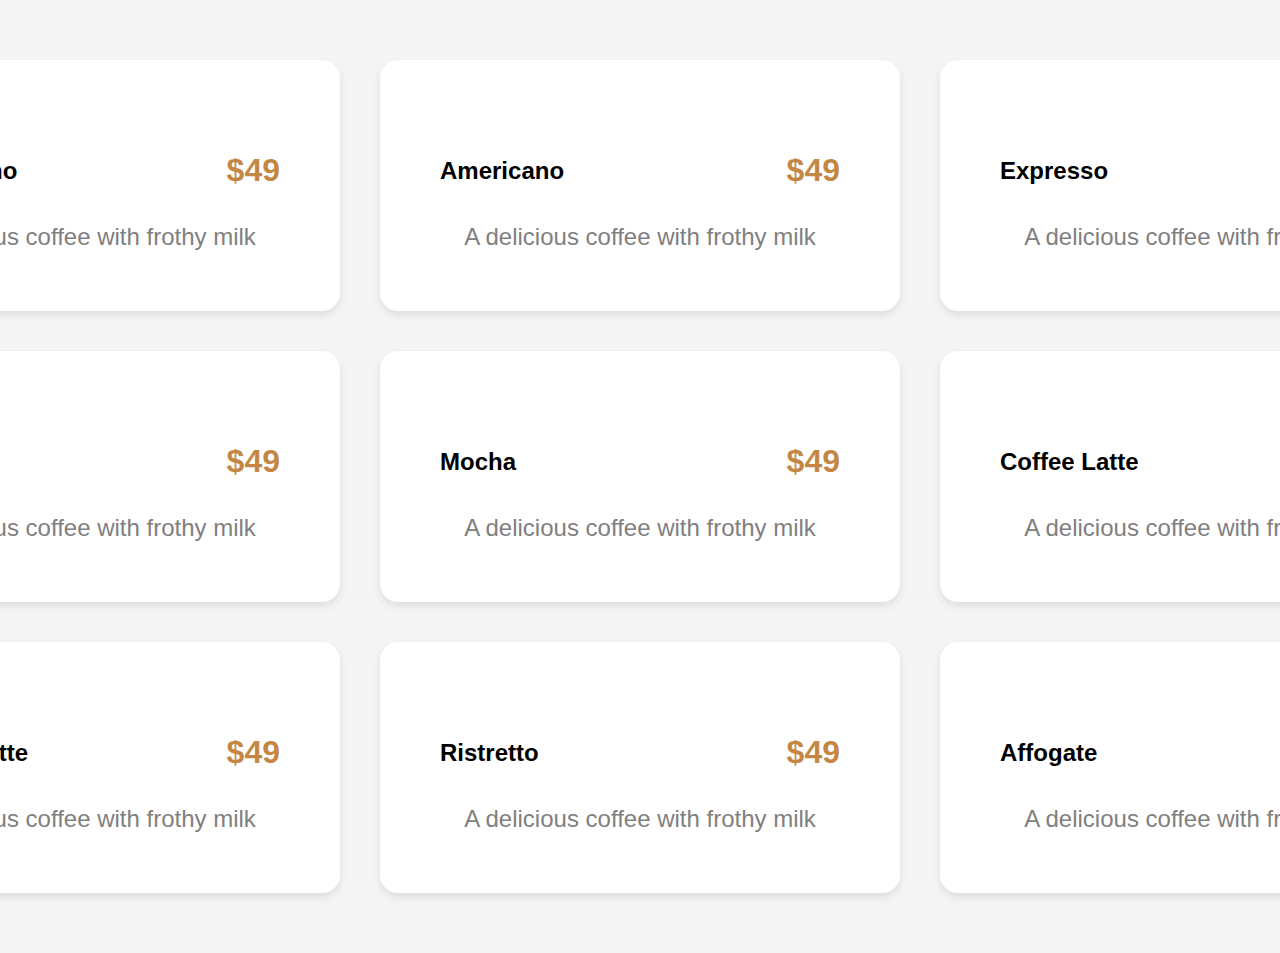
<file: Coffee grid/index.html>
<!DOCTYPE html>
<html lang="en">
<head>
    <meta charset="UTF-8">
    <meta http-equiv="X-UA-Compatible" content="IE=edge">
    <meta name="viewport" content="width=device-width, initial-scale=1.0">
    <title>Grid Coffee</title>
    <link rel="stylesheet" href="styles.css">
</head>
<body>
    <div class="grid-container">
        <div class="grid-item">
            <div class="item-content">
                <h2>Cappuccino</h2>
                <p class="price">$49</p>
            </div>
            <p class="helper">A delicious coffee with frothy milk</p>
        </div>
        <div class="grid-item">
            <div class="item-content">
                <h2>Americano</h2>
                <p class="price">$49</p>
            </div>
            <p class="helper">A delicious coffee with frothy milk</p>
        </div>
        <div class="grid-item">
            <div class="item-content">
                <h2>Expresso</h2>
                <p class="price">$49</p>
            </div>
            <p class="helper">A delicious coffee with frothy milk</p>
        </div>
        <div class="grid-item">
            <div class="item-content">
                <h2>Machhiato</h2>
                <p class="price">$49</p>
            </div>
            <p class="helper">A delicious coffee with frothy milk</p>
        </div>
        <div class="grid-item">
            <div class="item-content">
                <h2>Mocha</h2>
                <p class="price">$49</p>
            </div>
            <p class="helper">A delicious coffee with frothy milk</p>
        </div>
        <div class="grid-item">
            <div class="item-content">
                <h2>Coffee Latte</h2>
                <p class="price">$49</p>
            </div>
            <p class="helper">A delicious coffee with frothy milk</p>
        </div>
        <div class="grid-item">
            <div class="item-content">
                <h2>Piccola Latte</h2>
                <p class="price">$49</p>
            </div>
            <p class="helper">A delicious coffee with frothy milk</p>
        </div>
        <div class="grid-item">
            <div class="item-content">
                <h2>Ristretto</h2>
                <p class="price">$49</p>
            </div>
            <p class="helper">A delicious coffee with frothy milk</p>
        </div>
        <div class="grid-item">
            <div class="item-content">
                <h2>Affogate</h2>
                <p class="price">$49</p>
            </div>
            <p class="helper">A delicious coffee with frothy milk</p>
        </div>
    </div>
</body>
</html>
</file>
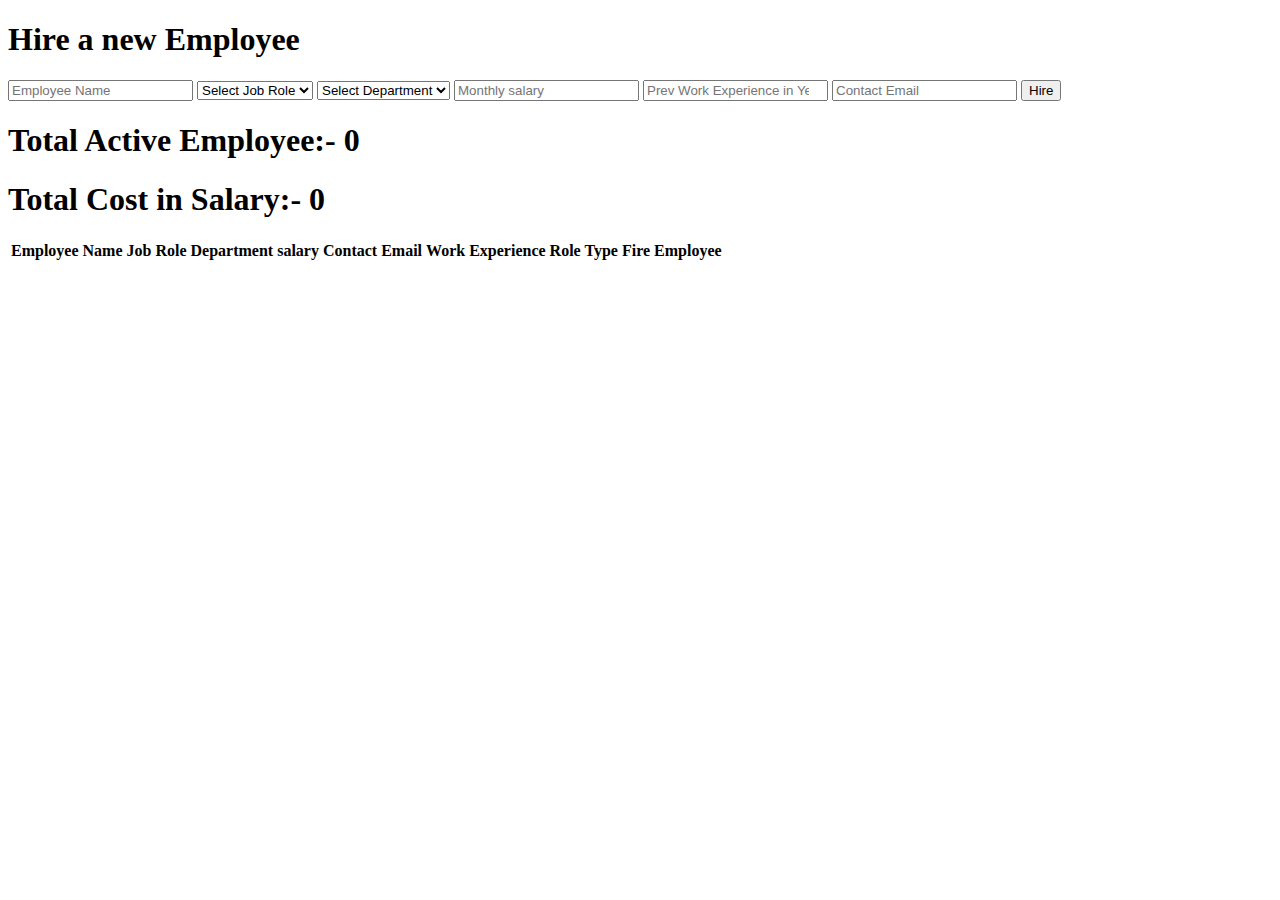
<file: DOM-2/index.html>
<!DOCTYPE html>
<html lang="en">
  <head>
    <meta charset="UTF-8" />
    <meta http-equiv="X-UA-Compatible" content="IE=edge" />
    <meta name="viewport" content="width=device-width, initial-scale=1.0" />
    <title>Employee Dashboard</title>
    <style>
      /* Write all necessery styles here  */
    </style>
  </head>
  <body>
    <div id="create">
      <h1>Hire a new Employee</h1>
      <form>
        <input placeholder="Employee Name" id="name" type="text" />
        <select id="job">
          <option value="">Select Job Role</option>
          <option value="SDE-1">SDE-1</option>
          <option value="SDE-2">SDE-2</option>
          <option value="HR Manager">HR Manager</option>
          <option value="SEO Specialist">SEO Specialist</option>
          <option value="CA">CA</option>
        </select>
        <select id="department">
          <option value="">Select Department</option>
          <option value="Engineering">Engineering</option>
          <option value="HR">HR</option>
          <option value="Marketing">Marketing</option>
          <option value="Finance">Finance</option>
        </select>
        <input type="number" id="salary" placeholder="Monthly salary" />
        <input
          type="number"
          id="experience"
          placeholder="Prev Work Experience in Years"
        />
        <input placeholder="Contact Email" id="email" type="email" />
        <input type="submit" value="Hire" />
      </form>
    </div>
    <h1>Total Active Employee:- <span id="total-employee">0</span></h1>
    <h1>Total Cost in Salary:- <span id="total-salary">0</span></h1>
    <table>
      <thead>
        <tr>
          <th>Employee Name</th>
          <th>Job Role</th>
          <th>Department</th>
          <th>salary</th>
          <th>Contact Email</th>
          <th>Work Experience</th>
          <th>Role Type</th>
          <th>Fire Employee</th>
        </tr>
      </thead>
      <tbody>
        <!-- Append all the rows here  -->
      </tbody>
    </table>
  </body>
  <script>
    var form=document.querySelector("form");
    form.addEventListener("submit",function(event){
      event.preventDefault();
      // console.log(event.target.job);

      var formObj ={
        name: event.target.name,
       job: event.target.job,
       dept: event.target.department,
       salary: event.target.salary,
       exp: event.target.experience,
       email: event.target.email,
      };

      var tbody=document.querySelector("tbody");

    var tr=document.createElement("tr");
    var nameTd=document.createElement("td");
    var jobTd=document.createElement("td");
    var deptTd=document.createElement("td");
    var salaryTd=document.createElement("td");
    var expTd=document.createElement("td");
    var emailTd=document.createElement("td");
    var rolTd=document.createElement("td");
    var delTd=document.createElement("td");

     nameTd.textContent=formObj.name;
     jobTd.textContent=formObj.name;
     deptTd.textContent=formObj.name;
     salaryTd.textContent=formObj.name;
     expTd.textContent=formObj.name;
     emailTd.textContent=formObj.name;
     rolTd.textContent=formObj.name;
     delTd.textContent="Delete";

     if(formObj.exp>5){
      roleTd.textContent="Senior";
     }else{
      rolTd.textContent="Junior";
     }
     delTd.addEventListener('click',function(event){
      event.target.parentNode.remove();
     });
     //update
     tr.append(nameTd,jobTd,delTd,salaryTd,expTd,emailTd,rolTd,delTd);
     tbody.append(tr);
    }); 
  </script>
</html>
</file>
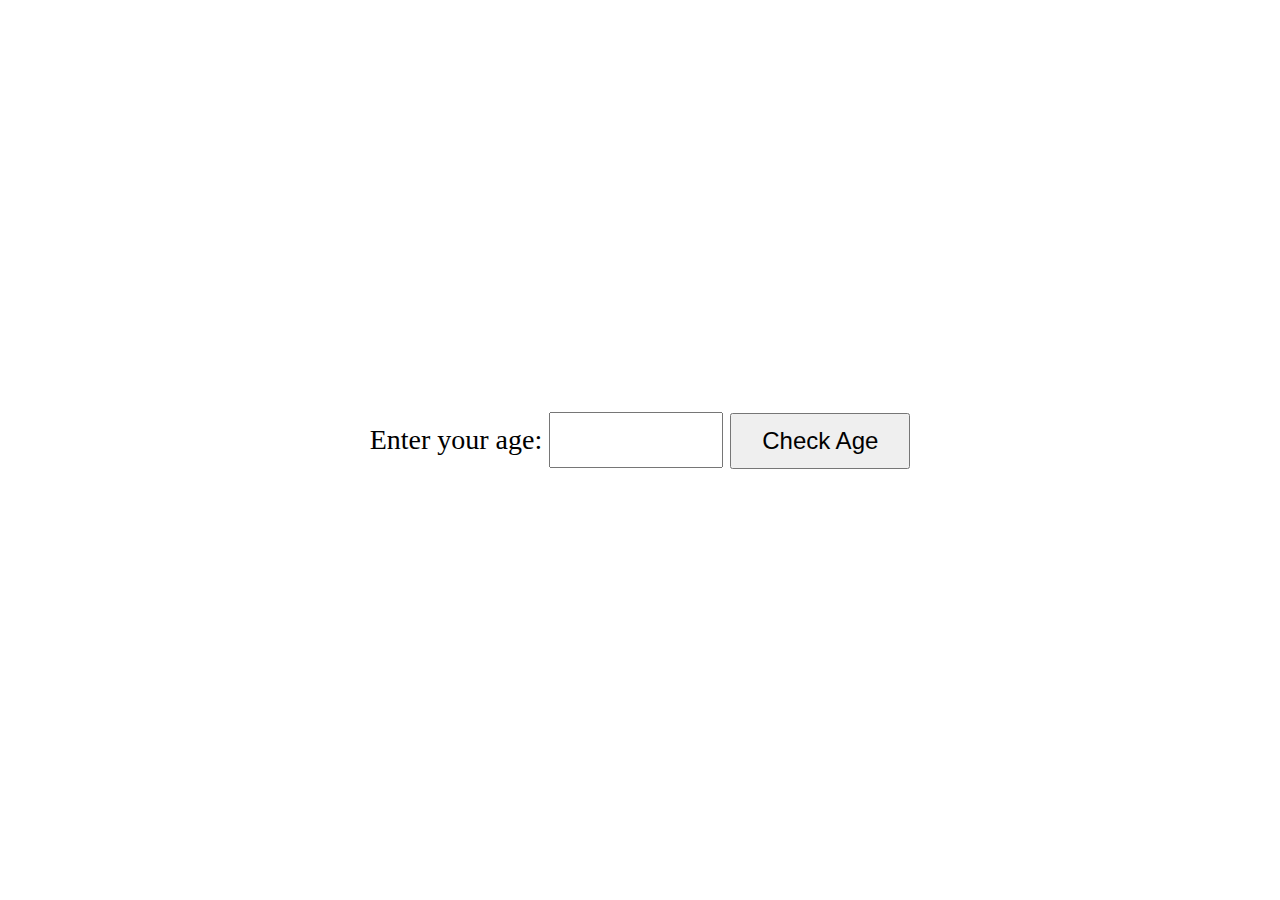
<file: DOM/index.html>
<!DOCTYPE html>
<html>
<head>
  <title>Age Check</title>
  <style>
    body {
      display: flex;
      justify-content: center;
      align-items: center;
      height: 100vh;
      margin: 0;
    }

    #container {
      text-align: center;
      font-size: 28px;
    }

    #ageInput {
      font-size: 28px;
      padding: 10px;
      width: 150px;
    }

    #checkButton {
      font-size: 24px;
      padding: 12px 30px;
      margin-top: 10px;
    }

    #result {
      font-size: 28px;
    }
  </style>
</head>
<body>
  <div id="container">
    <label for="ageInput">Enter your age:</label>
    <input type="number" id="ageInput" min="0" required>
    <button id="checkButton" onclick="checkAge()">Check Age</button>
    <p id="result"></p>
  </div>

  <script>
    function checkAge() {
      const ageInput = document.getElementById("ageInput").value;
      const resultParagraph = document.getElementById("result");

      if (ageInput === "") {
        resultParagraph.textContent = "Please enter your age.";
      } else {
        const age = parseInt(ageInput);

        if (age > 18) {
          resultParagraph.textContent = "You can drive in India!";
        } else if (age < 18) {
          resultParagraph.textContent = "You can't drive in India.";
        } else {
          resultParagraph.textContent = "You are just old enough to drive in India!";
        }
      }
    }
  </script>
</body>
</html>
</file>
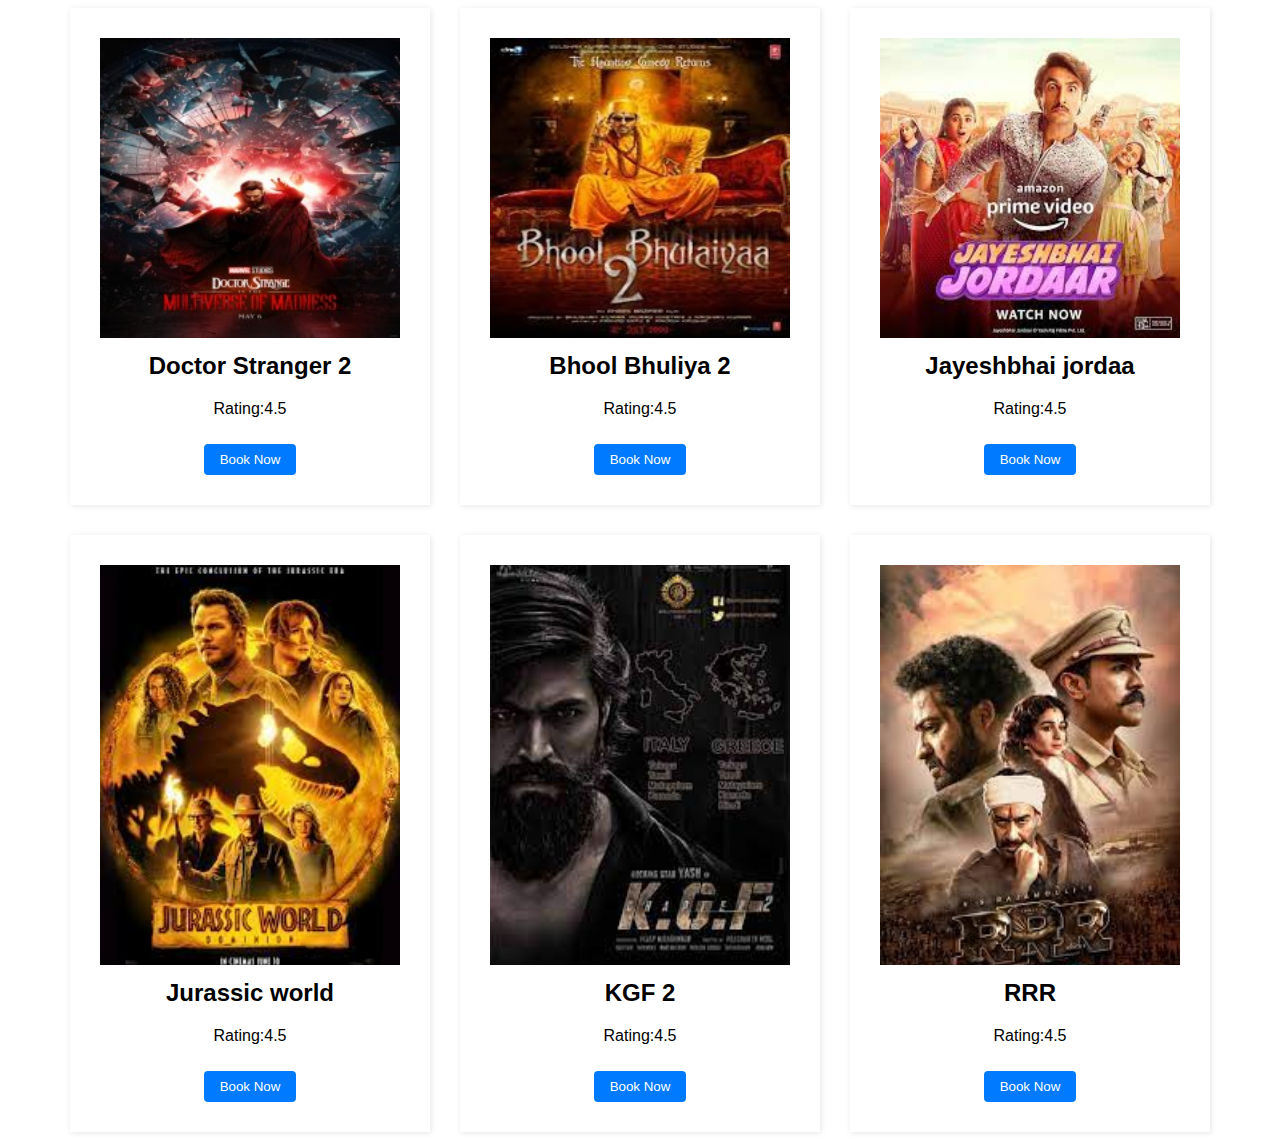
<file: Flex/index.html>
<!DOCTYPE html>
<html lang="en">
<head>
  <meta charset="UTF-8">
  <meta http-equiv="X-UA-Compatible" content="IE=edge">
  <meta name="viewport" content="width=device-width, initial-scale=1.0">
  <title>Movie Gallery</title>
  <style>
    body {
      display: flex;
      flex-direction: column;
      align-items: center;
      font-family: Arial, sans-serif;
    }

    .gallery {
      display: flex;
      flex-wrap: wrap;
      flex-direction: row;
      align-items: center;
      justify-content: center;
      gap: 30px;
    }

    .movie-box {
      flex: 0 0 300px;
      border: 0 solid #ccc;
      box-shadow: 1px 1px 6px 0px rgba(0, 0, 0, 0.1);
      padding: 30px;
      text-align: center;
    }

    .movie-image {
      width: 100%;
      max-height: 400px;
      object-fit: cover;
    }

    h2 {
      margin-top: 10px;
    }

    .book-now-btn {
      background-color: #007bff;
      color: white;
      border: none;
      padding: 8px 16px;
      margin-top: 10px;
      cursor: pointer;
      border-radius: 4px;
    }
  </style>
</head>
<body>
  <div class="gallery">
    <div class="movie-box">
      <img class="movie-image" src="8.jpg" alt="Movie 1">
      <h2>Doctor Stranger 2</h2>
      <p>Rating:4.5</p>
      <button class="book-now-btn">Book Now</button>
    </div>
    <div class="movie-box">
      <img class="movie-image" src="2.jpg" alt="Movie 2">
      <h2>Bhool Bhuliya 2</h2>
      <p>Rating:4.5</p>
      <button class="book-now-btn">Book Now</button>
    </div>
    <div class="movie-box">
      <img class="movie-image" src="4.jpeg" alt="Movie 3">
      <h2>Jayeshbhai jordaa</h2>
      <p>Rating:4.5</p>
      <button class="book-now-btn">Book Now</button>
    </div>
    <div class="movie-box">
      <img class="movie-image" src="5.jpeg" alt="Movie 4">
      <h2>Jurassic world</h2>
      <p>Rating:4.5</p>
      <button class="book-now-btn">Book Now</button>
    </div>
    <div class="movie-box">
      <img class="movie-image" src="1.jpeg" alt="Movie 5">
      <h2>KGF 2</h2>
      <p>Rating:4.5</p>
      <button class="book-now-btn">Book Now</button>
    </div>
    <div class="movie-box">
      <img class="movie-image" src="3.jpeg" alt="Movie 6">
      <h2>RRR</h2>
      <p>Rating:4.5</p>
      <button class="book-now-btn">Book Now</button>
    </div>
  </div>
</body>
</html>
</file>
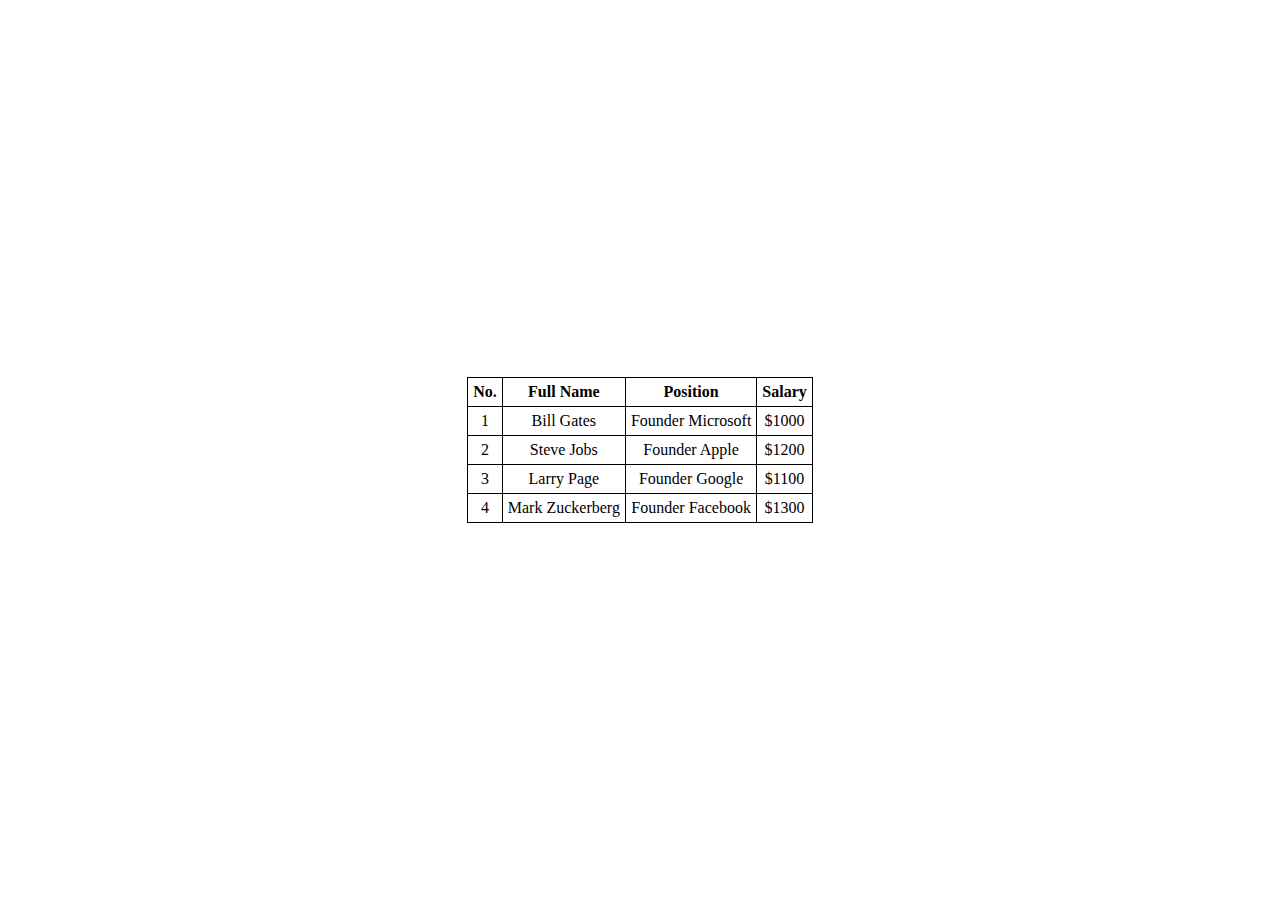
<file: HTML-Table/index.html>
<!DOCTYPE html>
<html>
<head>
    <title> Table</title>
    <style>
        body {
            display: flex;
            justify-content: center;
            align-items: center;
            height: 100vh;
            margin: 0;
        }
         table {
            border: 1px solid black; 
            border-collapse: collapse; 
        }
        td {
            padding: 5px;
            text-align: center;
            border: 1px solid black; 
        }
        tr:not(:first-child) td {
            border-top: none; 
        }
    </style>
</head>
<body>
    <table>
        <tr>
            <td><b>No.</b></td>
            <td><b>Full Name</b></td>
            <td><b>Position</b></td>
            <td><b>Salary</b></td>
        </tr>
        <tr>
            <td>1</td>
            <td>Bill Gates</td>
            <td>Founder Microsoft</td>
            <td>$1000</td>
        </tr>
        <tr>
            <td>2</td>
            <td>Steve Jobs</td>
            <td>Founder Apple</td>
            <td>$1200</td>
        </tr>
        <tr>
            <td>3</td>
            <td>Larry Page</td>
            <td>Founder Google</td>
            <td>$1100</td>
        </tr>
        <tr>
            <td>4</td>
            <td>Mark Zuckerberg</td>
            <td>Founder Facebook</td>
            <td>$1300</td>
        </tr>
    </table>
</body>
</html>
</file>
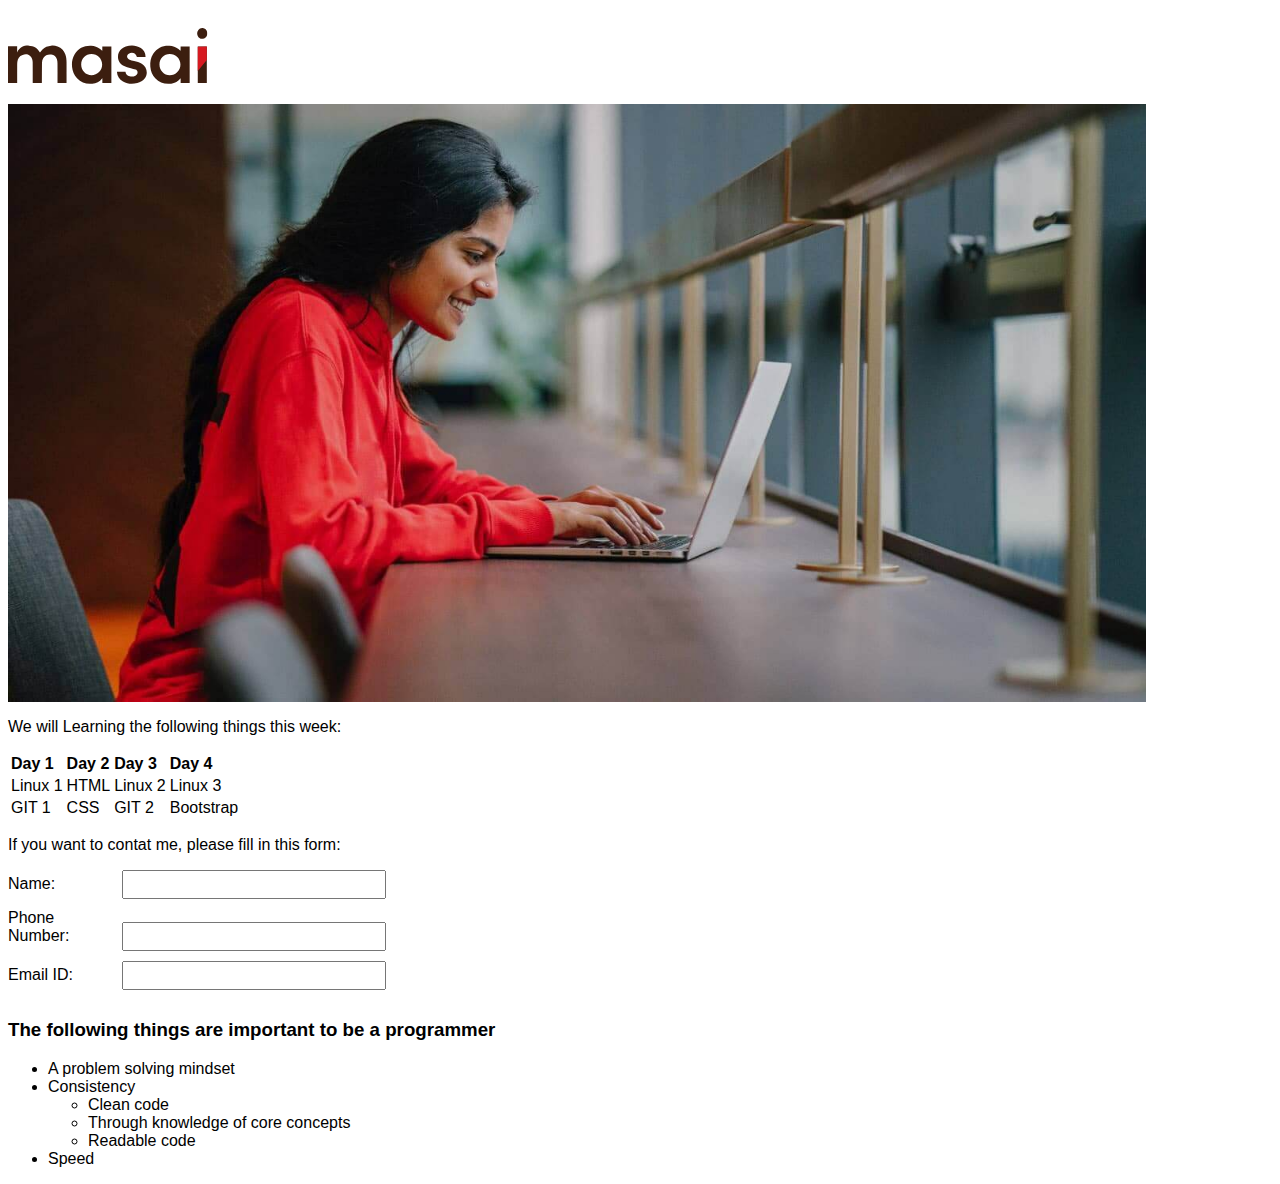
<file: Masai-Layout-Sample/index.html>
<!DOCTYPE html>
<html lang="en">
<head>
    <meta charset="UTF-8">
    <meta name="viewport" content="width=device-width, initial-scale=1.0">
    <title>Masai Sample Layout</title>
    <style>
        body {
            font-family: Arial, sans-serif;
        }
        .container {
            display: flex;
            flex-direction: column;
            
        }
        .logo {
            max-width: 200px; 
            margin-top: 20px;
        }
        .image {
            max-width: 90%; 
            max-height: 600px;
            margin-top: 20px;
        }

        label {
            display: inline-block;
            width: 100px;
            margin-right: 10px;
        }

        input {
            width: 250px;
            padding: 5px;
            margin-bottom: 10px;
        }
        

    </style>
</head>
<body>
    <div class="container">
        <img class="logo" src="masai_logo.svg" alt="Logo">
        <img class="image" src="masai_banner.jpg" alt="Image">
    </div>
    <p>We will Learning the following things this week:</p>

    <table>
        <tr>
            <td><b>Day 1</b></td>
            <td><b>Day 2</b></td>
            <td><b>Day 3</b></td>
            <td><b>Day 4</b></td>
        </tr>
        <tr>
            <td>Linux 1</td>
            <td>HTML</td>
            <td>Linux 2</td>
            <td>Linux 3</td>
        </tr>
        <tr>
            <td>GIT 1</td>
            <td>CSS</td>
            <td>GIT 2</td>
            <td>Bootstrap</td>
        </tr>
    </table>
    <p>If you want to contat me, please fill in this form:</p>
    <form>
        <label for="name">Name:</label>
        <input type="text" id="name" name="name" required><br>

        <label for="phone">Phone Number:</label>
        <input type="tel" id="phone" name="phone" pattern="[0-9]{10}" required><br>

        <label for="email">Email ID:</label>
        <input type="email" id="email" name="email" required><br>

    </form> 
    <h3>The following things are important to be a programmer</h3>
    <ul>
        <li>A problem solving mindset</li>
        <li>Consistency
            <ul>
                <li>Clean code</li>
                <li>Through knowledge of core concepts</li>
                <li>Readable code</li>
              </ul>
        <li>Speed</li>
      </ul> 
</body>
</html>
</file>
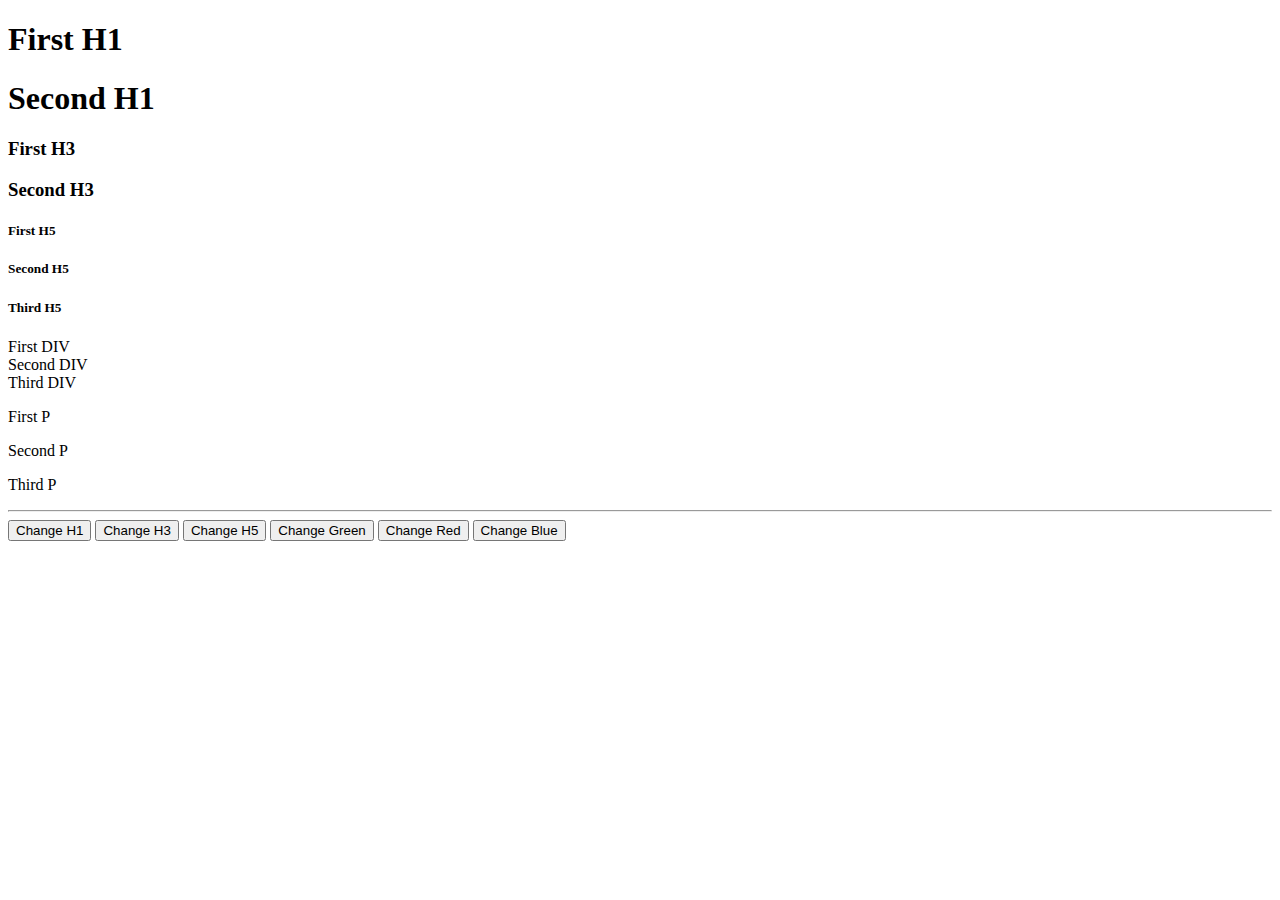
<file: Selector DOM/index.html>
<!DOCTYPE html>
<html>
<head>
  <title>Practice Selectors</title>
</head>
<body>
  <h1>First H1</h1>
  <h1>Second H1</h1>
  <h3>First H3</h3>
  <h3>Second H3</h3>
  <h5>First H5</h5>
  <h5>Second H5</h5>
  <h5>Third H5</h5>
  <div class="green">First DIV</div>
  <div class="red">Second DIV</div>
  <div class="blue">Third DIV</div>
  <p class="green">First P</p>
  <p class="red">Second P</p>
  <p class="blue">Third P</p>
  <hr />
  <button onClick="changeH1()">Change H1</button>
  <button onClick="changeH3()">Change H3</button>
  <button onClick="changeH5()">Change H5</button>
  <button onClick="changeGreen()">Change Green</button>
  <button onClick="changeRed()">Change Red</button>
  <button onClick="changeBlue()">Change Blue</button>
  <script>
    function changeH1() {
      const h1Elements = document.querySelectorAll("h1");
      h1Elements[0].style.color = "red";
    }

    function changeH3() {
      const h3Elements = document.querySelectorAll("h3");
      h3Elements.forEach((h3) => {
        h3.style.color = "green";
      });
    }

    function changeH5() {
      const h5Elements = document.querySelectorAll("h5");
      h5Elements.forEach((h5) => {
        h5.style.color = "blue";
      });
    }

    function changeGreen() {
      const greenElements = document.querySelectorAll(".green");
      greenElements.forEach((element) => {
        element.style.color = "green";
      });
    }

    function changeRed() {
      const redElements = document.querySelectorAll(".red");
      redElements.forEach((element) => {
        element.style.color = "red";
      });
    }

    function changeBlue() {
      const blueElements = document.querySelectorAll(".blue");
      blueElements.forEach((element) => {
        element.style.color = "blue";
      });
    }
  </script>
</body>
</html>
</file>
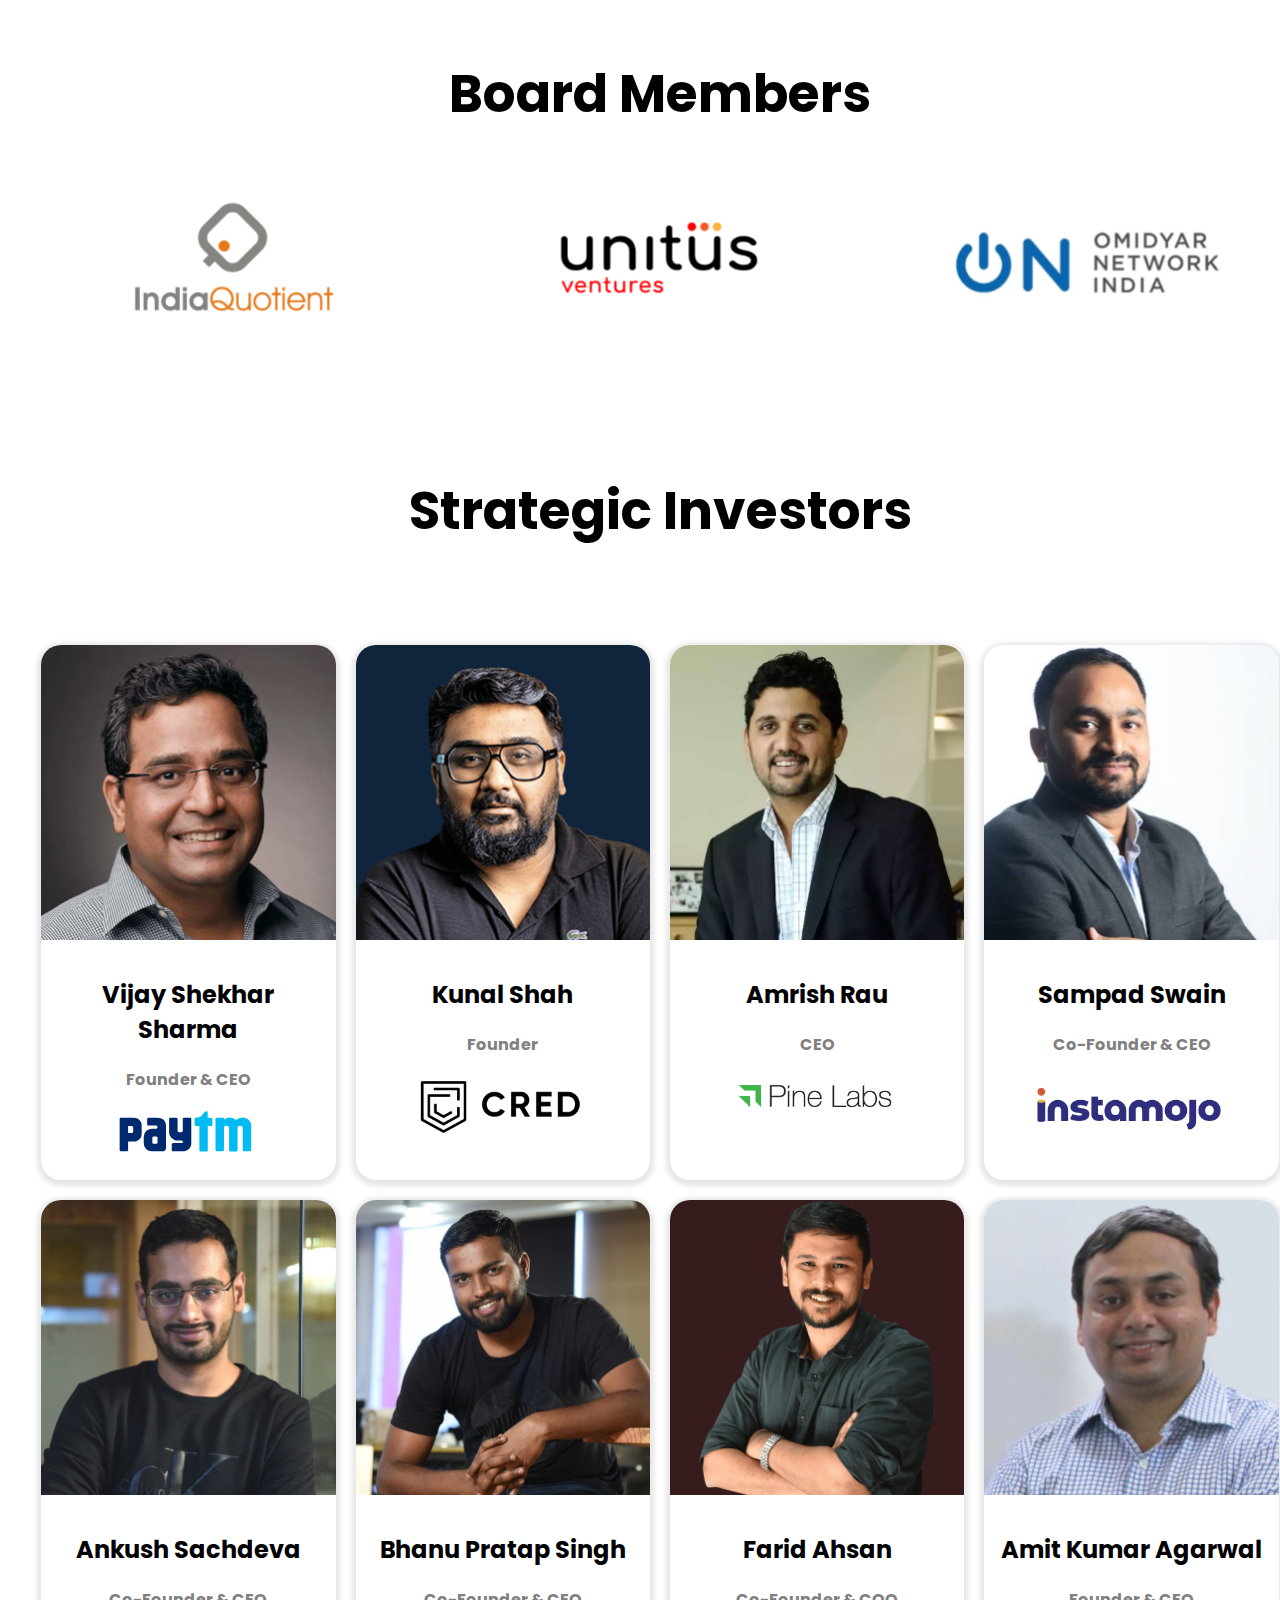
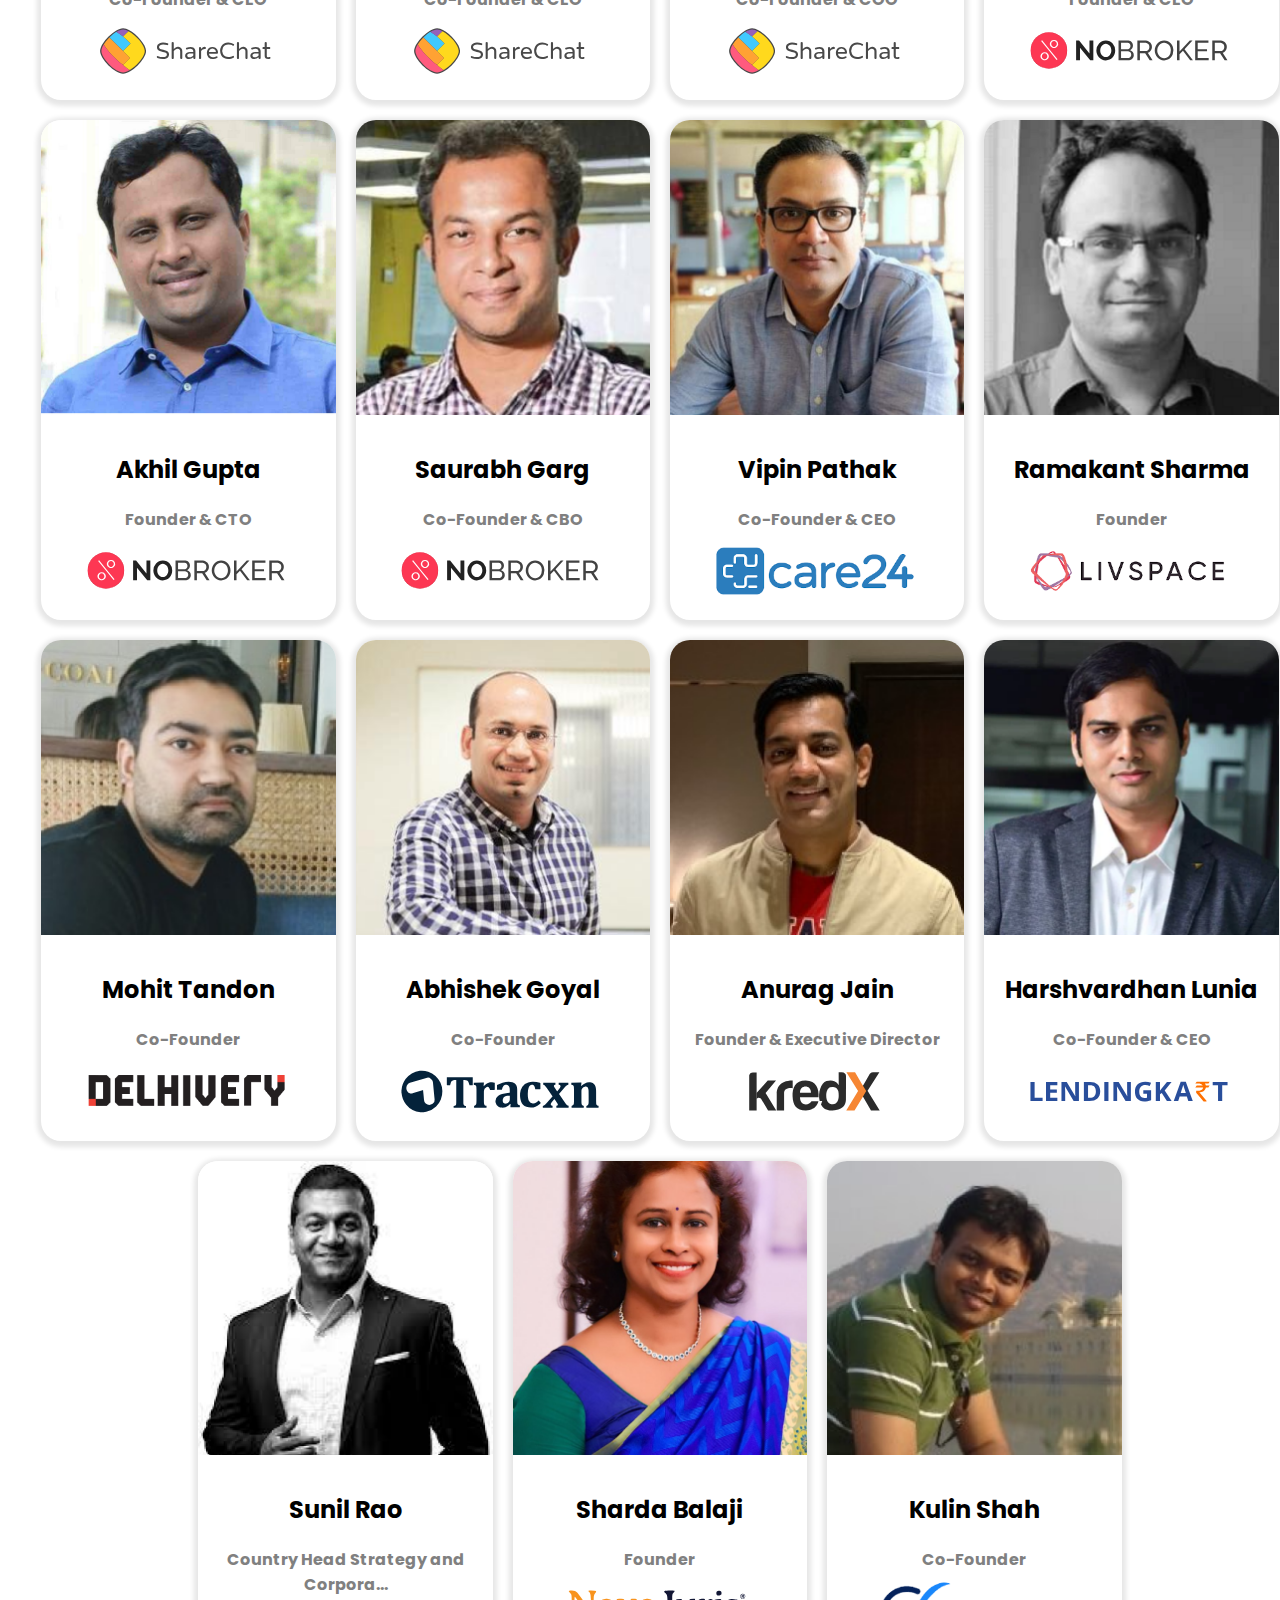
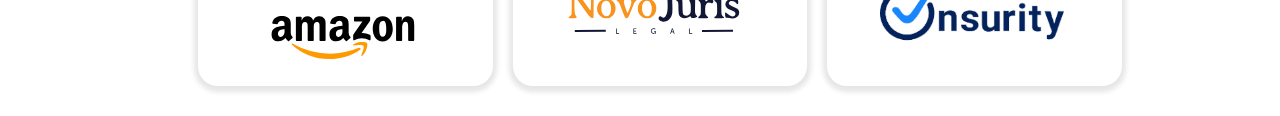
<file: Sinvestor/index.html>
<!DOCTYPE html>
<html lang="en">
<head>
  <meta charset="UTF-8">
  <meta name="viewport" content="width=device-width, initial-scale=1.0">
  <title>Investors</title>
  <link rel="stylesheet" href="styles.css">
</head>

<body>
    <div class="container">
        <h1><span>Board Members</span></h1>
    <div class="image-grid">
            <div class="image-item">
              <img src="1.svg" alt="Image 1">
            </div>
            <div class="image-item">
              <img src="2.svg" alt="Image 2">
            </div>
            <div class="image-item">
              <img src="3i.svg" alt="Image 3">
            </div>
          </div>
          </div>
  <div class="container"><br><br>
    <h1><span>Strategic Investors</span></h1><br><br>
    <div class="list">
      <div class="card">
        <img src="1.png" alt="person's photo">
        <div class="content">
          <h2>Vijay Shekhar Sharma </h2>
          <p class="helper" >Founder & CEO</p>
          <img class="logo" src="paytm.svg" alt="logo">
        </div>
      </div>
      <div class="card">
        <img src="2.png" alt="person's photo">
        <div class="content">
          <h2>Kunal Shah </h2>
          <p class="helper" >Founder</p>
          <img class="logo" src="cred.png" alt="logo">
        </div>
      </div>
      <div class="card">
        <img src="3.png" alt="person's photo">
        <div class="content">
          <h2>Amrish Rau</h2>
          <p class="helper" >CEO</p>
          <img class="logo" src="pine.png" alt="logo">
        </div>
      </div>
      <div class="card">
        <img src="4.png" alt="person's photo">
        <div class="content">
          <h2>Sampad Swain</h2>
          <p class="helper" >Co-Founder & CEO</p>
          <img class="logo" src="instamojo.png" alt="logo">
        </div>
      </div>
      <div class="card">
        <img src="5.png" alt="person's photo">
        <div class="content">
           <h2>Ankush Sachdeva</h2>
            <p class="helper" >Co-Founder & CEO</p>
          <img class="logo" src="sharechat.svg" alt="logo">
        </div>
      </div>
      <div class="card">
        <img src="6.png" alt="person's photo">
        <div class="content">
          <h2>Bhanu Pratap Singh</h2>
          <p class="helper" >Co-Founder & CEO</p>
          <img class="logo" src="sharechat.svg" alt="logo">
        </div>
      </div>
      <div class="card">
        <img src="7.png" alt="person's photo">
        <div class="content">
          <h2>Farid Ahsan</h2>
          <p class="helper" >Co-Founder & COO</p>
          <img class="logo" src="sharechat.svg" alt="logo">
        </div>
      </div>
      <div class="card">
        <img src="8.png" alt="person's photo">
        <div class="content">
          <h2>Amit Kumar Agarwal</h2>
          <p class="helper" >Founder & CEO</p>
          <img class="logo" src="nobroker.svg" alt="logo">
        </div>
      </div>
      <div class="card">
        <img src="9.png" alt="person's photo">
        <div class="content">
          <h2>Akhil Gupta</h2>
          <p class="helper" >Founder & CTO</p>
          <img class="logo" src="nobroker.svg" alt="logo">
        </div>
      </div>
      <div class="card">
        <img src="10.png" alt="person's photo">
        <div class="content">
          <h2>Saurabh Garg</h2>
          <p class="helper" >Co-Founder & CBO</p>
          <img class="logo" src="nobroker.svg" alt="logo">
        </div>
      </div>
      <div class="card">
        <img src="11.png" alt="person's photo">
        <div class="content">
          <h2>Vipin Pathak</h2>
          <p class="helper" >Co-Founder & CEO</p>
          <img class="logo" src="care24.png" alt="logo">
        </div>
      </div>
      <div class="card">
        <img src="12.png" alt="person's photo">
        <div class="content">
          <h2>Ramakant Sharma</h2>
          <p class="helper" >Founder</p>
          <img class="logo" src="livspace.png" alt="logo">
        </div>
      </div>
      <div class="card">
        <img src="13.png" alt="person's photo">
        <div class="content">
          <h2>Mohit Tandon</h2>
          <p class="helper" >Co-Founder</p>
          <img class="logo" src="delhivery.png" alt="logo">
        </div>
      </div>
      <div class="card">
        <img src="14.png" alt="person's photo">
        <div class="content">
          <h2>Abhishek Goyal</h2>
          <p class="helper" >Co-Founder </p>
          <img class="logo" src="tracxn.svg" alt="logo">
        </div>
      </div>
      <div class="card">
        <img src="15.png" alt="person's photo">
        <div class="content">
          <h2>Anurag Jain</h2>
          <p class="helper" >Founder & Executive Director</p>
          <img class="logo" src="kredex.svg" alt="logo">
        </div>
      </div>
      <div class="card">
        <img src="16.png" alt="person's photo">
        <div class="content">
          <h2>Harshvardhan Lunia</h2>
          <p class="helper" >Co-Founder & CEO</p>
          <img class="logo" src="lendingkart.svg" alt="logo">
        </div>
      </div>
      <div class="card">
        <img src="17.png" alt="person's photo">
        <div class="content">
          <h2>Sunil Rao</h2>
          <p class="helper" >Country Head Strategy and Corpora... </p>
          <img class="logo" src="amazon.svg" alt="logo">
        </div>
      </div>
      <div class="card">
        <img src="18.png" alt="person's photo">
        <div class="content">
          <h2>Sharda Balaji</h2>
          <p class="helper" >Founder </p>
          <img class="logo" src="novojuri.svg" alt="logo">
        </div>
      </div>
      <div class="card">
        <img src="19.png" alt="person's photo">
        <div class="content">
          <h2>Kulin Shah</h2>
          <p class="helper" >Co-Founder</p>
          <img class="logo" src="onsurity.png" alt="logo">
        </div>
      </div>
    </div>
  </div>
</body>
</html>
</file>
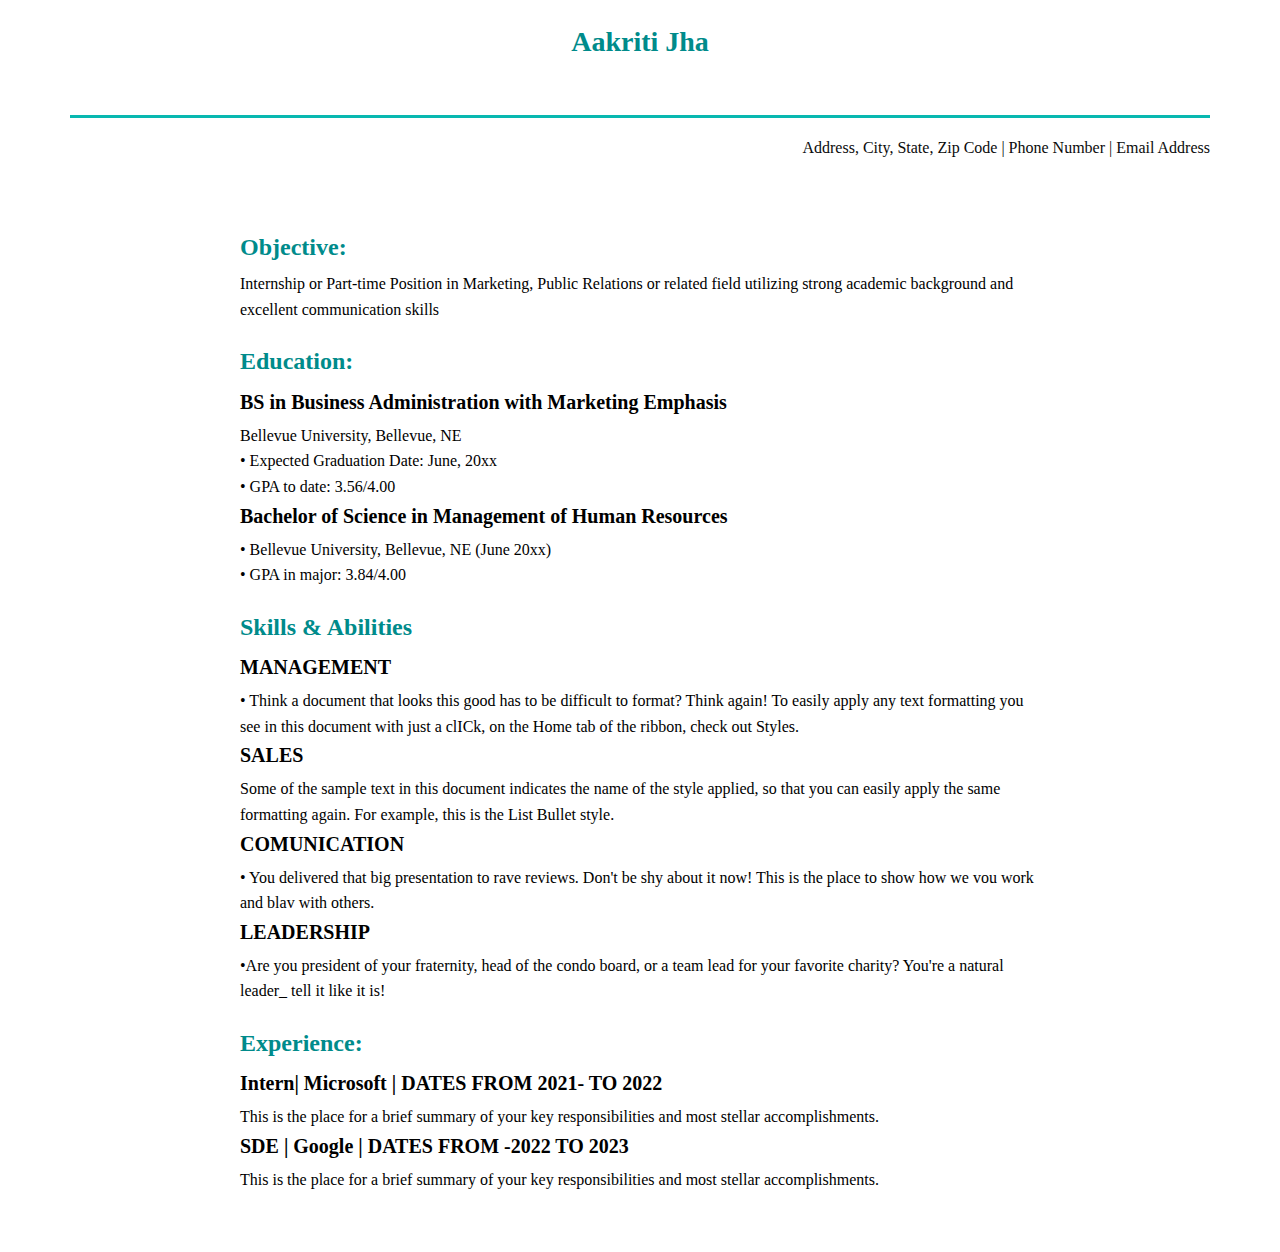
<file: resume.html>
<!DOCTYPE html>
<html lang="en">
<head>
    <meta charset="UTF-8">
    <meta name="viewport" content="width=device-width, initial-scale=1.0">
    <title>Aakriti Resume</title>
    <style>
        body {
           
            line-height: 1.6;
            margin: 0;
            padding: 0;
        }

        header {
            /* background-color: #bf2020; */
            color: #0b0b0b;
            padding: 20px;
            text-align: center;
        }

        .container {
            max-width: 800px;
            margin: 20px auto;
            padding: 20px;
        }

        .underline {
            border-bottom: 3px solid #08b8b0;
            top:30px;
            margin: 50px;
            padding: 0 30px;
        }

        
        
        #address{
            text-align: right;
            top: 130px;
            right: 70px;
            position: absolute;
           
        }

        u{
            color:#008B8B;
        }

        h1, h2, h3 {
            margin-top: 0;
        }

        h1 {
            font-size: 28px;
            margin-bottom: 10px;
            color:#008B8B;
        }

        h2 {
            font-size: 24px;
            margin-bottom: 5px;
            color:#008B8B;
        }

        h3 {
            font-size: 20px;
            margin-bottom: 5px;
        }

        p {
            margin: 5px 0;
        }

        ul {
            list-style-type: none;
            padding: 0;
        }

        ul li::before {
            content: "• ";
        }

        .section {
            margin-bottom: 20px;
        }
    </style>
</head>
<body>
    <header>
       <h1>Aakriti Jha</h1>
       <div class="underline"></div>
        <p id="address">Address, City, State, Zip Code | Phone Number | Email Address</p>
        
    </header>

    <div class="container">
        <div class="section">
            <h2>Objective:</h2>
            <p>Internship or Part-time Position in Marketing, Public Relations or related
                field utilizing strong academic background and excellent communication skills</p>
        </div>

        <div class="section">
            <h2>Education:</h2>
            <h3>BS in Business Administration with Marketing Emphasis</h3>
            Bellevue University, Bellevue, NE<br>
            • Expected Graduation Date: June, 20xx<br>
            • GPA to date: 3.56/4.00
                <h3>Bachelor of Science in Management of Human Resources</h3>
                • Bellevue University, Bellevue, NE (June 20xx)<br>
                • GPA in major: 3.84/4.00<br>
                </p>
        </div>

        <div class="section">
            <h2>Skills & Abilities</h2>
            <h3>MANAGEMENT</h3>
                • Think a document that looks this good has to be difficult to format? Think again! To easily apply any
                text formatting you see in this document with just a clICk, on the Home tab of the ribbon, check out Styles.
                <h3>SALES</h3>
                Some of the sample text in this document indicates the name of the style applied, so that you can easily apply the same formatting again. For example, this is the List Bullet style.
                <h3>COMUNICATION</h3>
                • You delivered that big presentation to rave reviews. Don't be shy about it now! This is the place to show how we vou work and blav with others.
                <h3>LEADERSHIP</h3>
                •Are you president of your fraternity, head of the condo board, or a team lead for your favorite charity?
                You're a natural leader_ tell it like it is!
               
        </div>

        <div class="section">
            <h2>Experience:</h2>
            <h3>Intern| Microsoft | DATES FROM 2021- TO 2022</h3>
            This is the place for a brief summary of your key responsibilities and most stellar accomplishments.<bR>
                
                <h3>SDE | Google | DATES FROM -2022 TO 2023</h3>
                This is the place for a brief summary of your key responsibilities and most stellar accomplishments.
            
        </div>
         
</body>
</file>
<file: Coffee grid/styles.css>
body {
    font-family: Arial, sans-serif;
    margin: 0;
    padding: 0;
    background-color:whitesmoke;
    display: flex;
    align-items: center;
    justify-content: center;
}

.helper {
	margin: 0;
	color: grey;
	font-size: 1.5rem;
}

.grid-container {
    display: grid;
    grid-template-columns: repeat(3, 1fr);
    gap: 40px;
    padding: 60px;
    
}

.grid-item {
    background-color: #ffff;
    text-align: center;
    padding: 60px;
    width: 400px;
    box-shadow: 0 4px 8px rgba(0, 0, 0, 0.1);
    border-radius: 18px;
    display: flex;
    flex-direction: column;
    justify-content: space-between;
}

.item-content {
    display: flex;
    justify-content: space-between;
    align-items: center;
    margin-bottom: 2px; 
}

.grid-item h3 {
    font-size: 24px;
    margin: 0;
}

.price {
    color: #af6005c2;
    font-weight: bold;
    font-size: 2rem;
}

/* Media queries */
/* Medium screens: 2 cards per row */
@media only screen and (min-width: 576px) and (max-width: 991px) {
    .grid-container {
        grid-template-columns: repeat(2, 1fr);
    }
}

/* Small screens: 1 card per row */
@media only screen and (max-width: 575px) {
    .grid-container {
        grid-template-columns: repeat(1, 1fr);
    }
}
</file>
<file: Sinvestor/styles.css>
@import url('https://fonts.googleapis.com/css2?family=Poppins:wght@500&display=swap');

body {
  font-family: "Poppins", sans-serif;
  margin: 0;
  padding: 0;

}
h1{
    font-size: 3.25rem;
}
.image-grid {
    display: grid;
    grid-template-columns: repeat(3, 1fr);
    height: 20vh;
  }
  
  .image-item {
    display: flex;
    justify-content: center;
    align-items: center;
  }
  
  .image-item img {
    width: 100%;
    height: 100%;
  }
.container {
  width: 100%;
  text-align: center;
  padding: 20px;
}

.list {
  display: flex;
  flex-wrap: wrap;
  justify-content: center;
}

.card {
  flex: 0 0 23%;
  max-width: 23%;
  border-radius: 20px;
  overflow: hidden;
  box-shadow: 0px 2px 5px 4px rgba(0, 0, 0, 0.1);
  margin: 10px;
}

.card img {
  width: 100%;
}

.content {
  padding: 10px;
}

.content p {
  margin: 0;
  margin-top: 10px;
  font-weight: bold;
}

.logo {
    max-width: 230px; 
    height: auto; 
    margin-right: 5px;
    vertical-align: middle;
  }

.helper {
  margin: 0;
  color: grey;
}

/* Media queries for responsiveness */

/* For medium and large screens: 4 cards per row */
@media only screen and (min-width: 576px) {
  .card {
    flex: 0 0 23%;
    max-width: 23%;
  }
}

/* For small screens: 2 cards per row */
@media only screen and (max-width: 575px) {
  .card {
    flex: 0 0 48%;
    max-width: 48%;
  }
}
</file>
